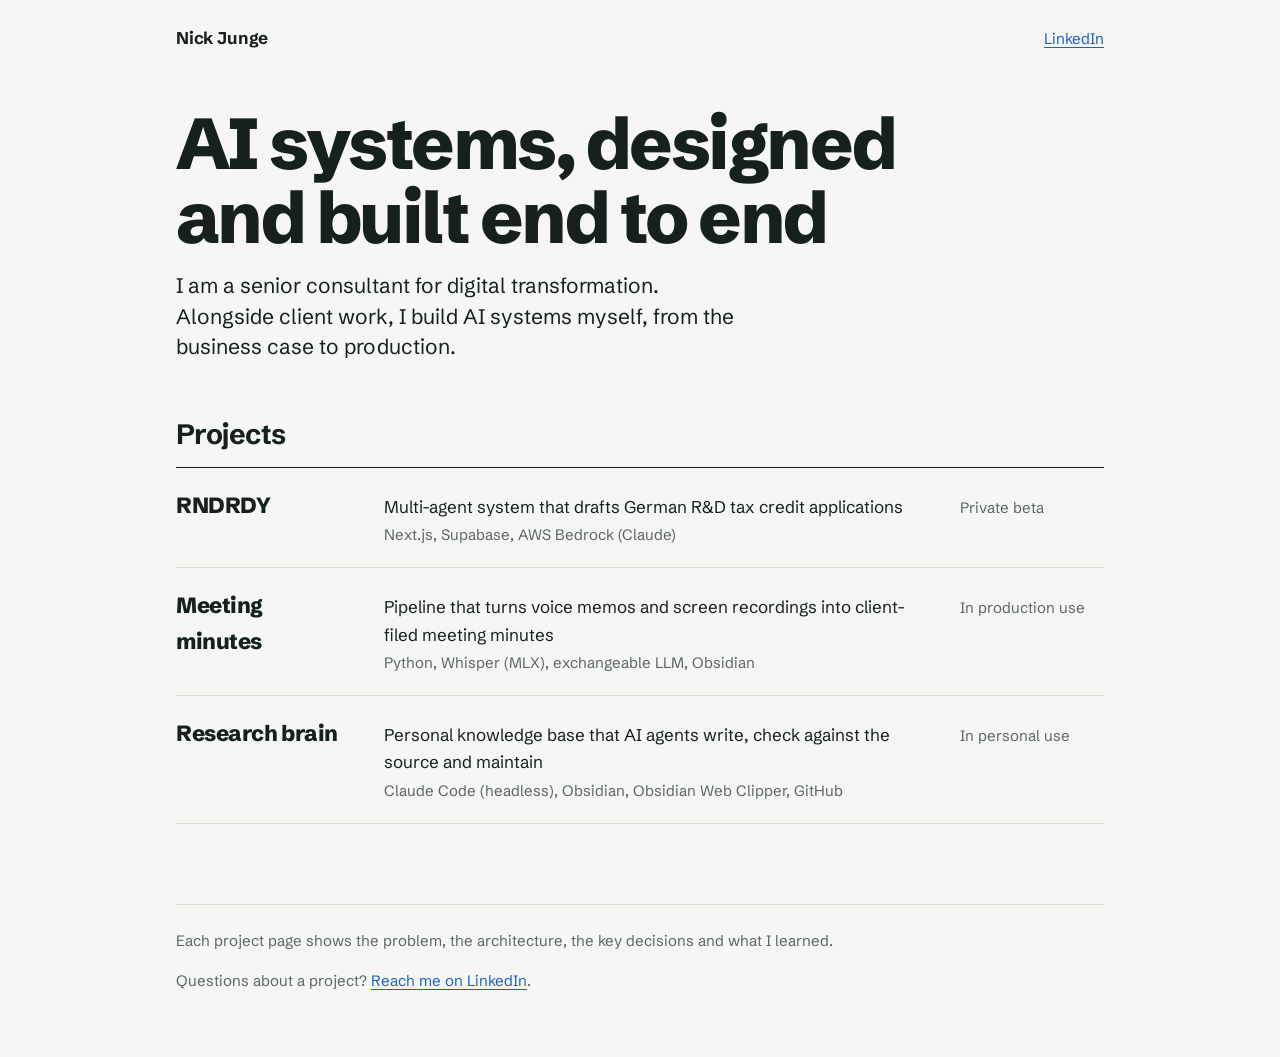
<file: index.html>
<!doctype html>
<html lang="en">
<head>
  <meta charset="utf-8">
  <meta name="viewport" content="width=device-width, initial-scale=1">
  <title>Nick Junge AI projects</title>
  <meta name="description" content="AI systems designed and built by Nick Junge, senior consultant for digital transformation.">
  <link rel="preconnect" href="https://fonts.googleapis.com">
  <link rel="preconnect" href="https://fonts.gstatic.com" crossorigin>
  <link href="https://fonts.googleapis.com/css2?family=Schibsted+Grotesk:wght@400;600;700;800&display=swap" rel="stylesheet">
  <link rel="stylesheet" href="assets/style.css">
</head>
<body>
<div class="wrap">

  <header class="site-head">
    <a class="home" href="index.html">Nick Junge</a>
    <nav>
      <a href="https://www.linkedin.com/in/nick-junge/">LinkedIn</a>
    </nav>
  </header>

  <main>
    <h1>AI systems, designed and built end to end</h1>
    <p class="lede">I am a senior consultant for digital transformation. Alongside client work, I build AI systems myself, from the business case to production.</p>

    <h2 id="projects">Projects</h2>
    <ul class="projects">
      <li>
        <a href="projects/rndrdy.html">
          <span class="name">RNDRDY</span>
          <span class="what">Multi-agent system that drafts German R&amp;D tax credit applications<span class="stack">Next.js, Supabase, AWS Bedrock (Claude)</span></span>
          <span class="status">Private beta</span>
        </a>
      </li>
      <li>
        <a href="projects/meeting-minutes.html">
          <span class="name">Meeting minutes</span>
          <span class="what">Pipeline that turns voice memos and screen recordings into client-filed meeting minutes<span class="stack">Python, Whisper (MLX), exchangeable LLM, Obsidian</span></span>
          <span class="status">In production use</span>
        </a>
      </li>
      <li>
        <a href="projects/research-brain.html">
          <span class="name">Research brain</span>
          <span class="what">Personal knowledge base that AI agents write, check against the source and maintain<span class="stack">Claude Code (headless), Obsidian, Obsidian Web Clipper, GitHub</span></span>
          <span class="status">In personal use</span>
        </a>
      </li>
      <!-- Next project: copy projects/_template.html, then copy this block and uncomment it.
      <li>
        <a href="projects/news-agent.html">
          <span class="name">News agent</span>
          <span class="what">Daily news briefing agent<span class="stack">Stack here</span></span>
          <span class="status">In use daily</span>
        </a>
      </li>
      -->
    </ul>
  </main>

  <footer class="site-foot">
    <p>Each project page shows the problem, the architecture, the key decisions and what I learned.</p>
    <p>Questions about a project? <a href="https://www.linkedin.com/in/nick-junge/">Reach me on LinkedIn</a>.</p>
  </footer>

</div>
</body>
</html>
</file>
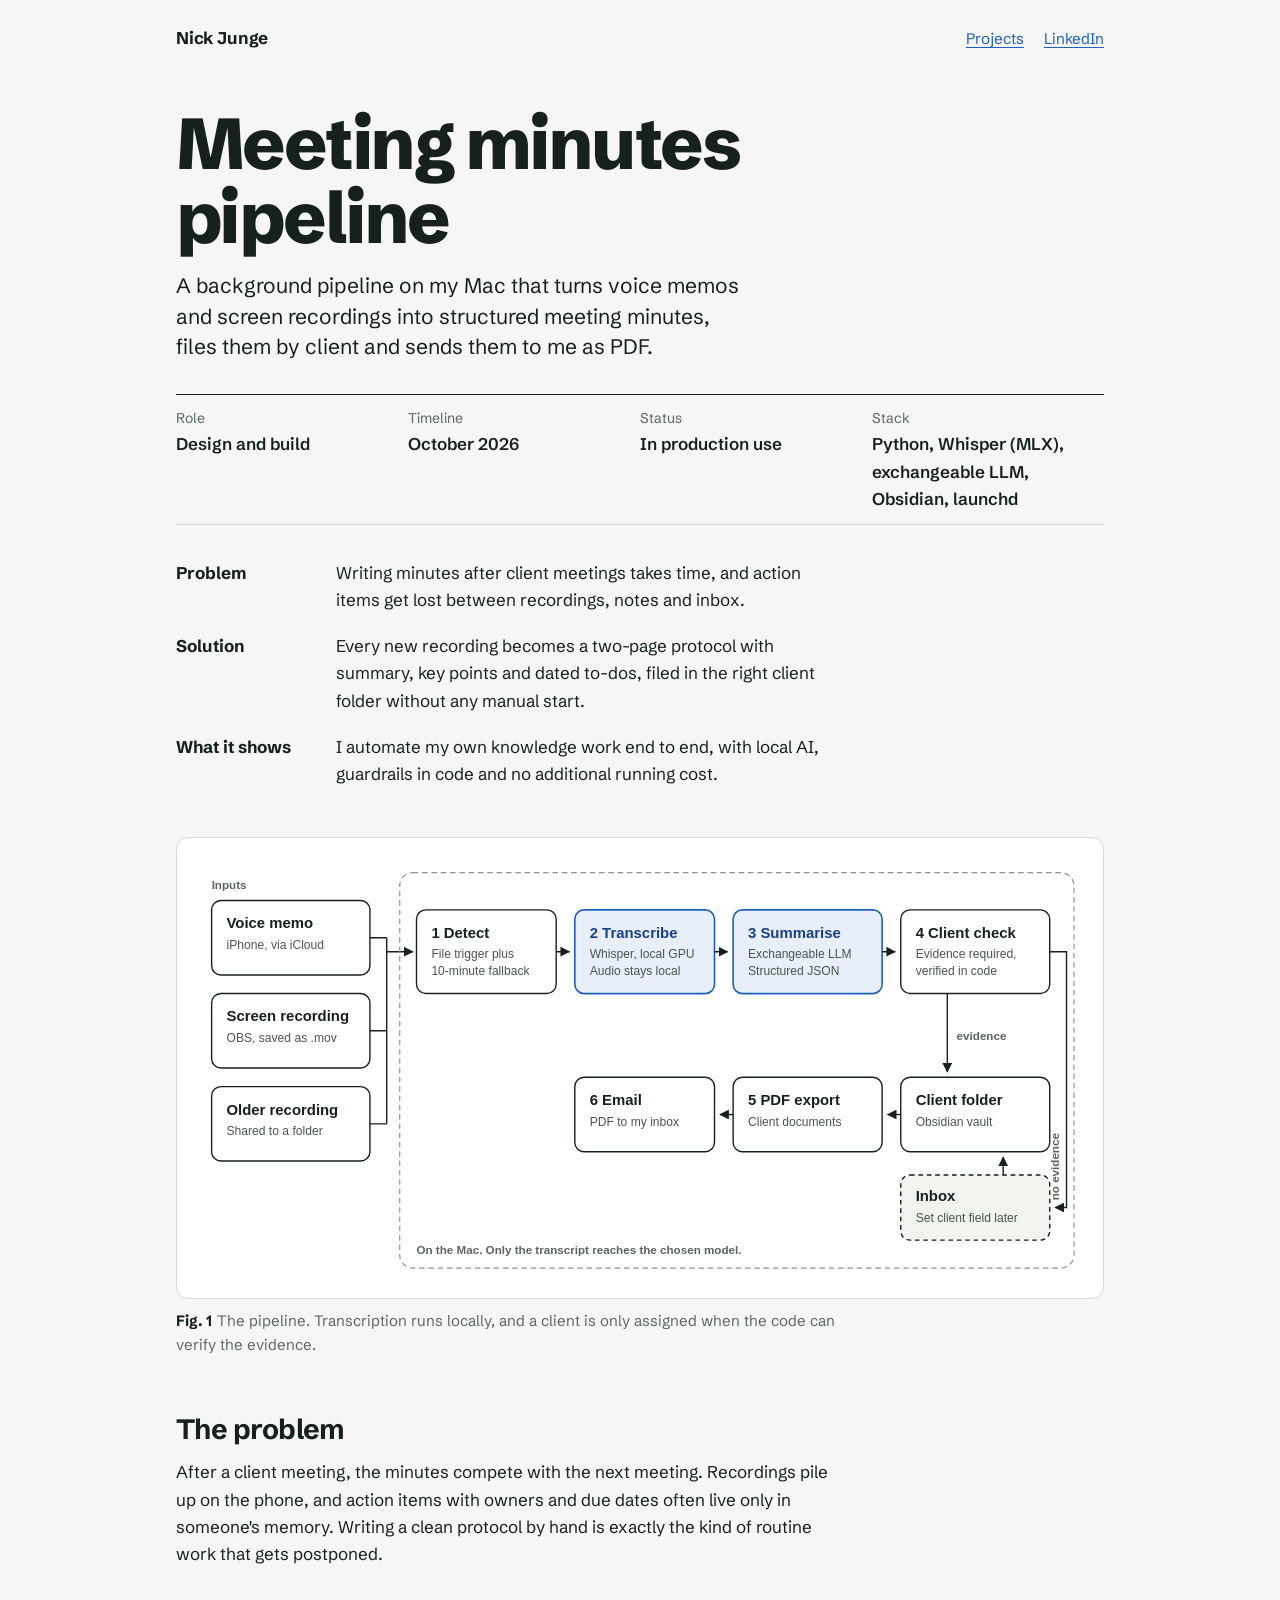
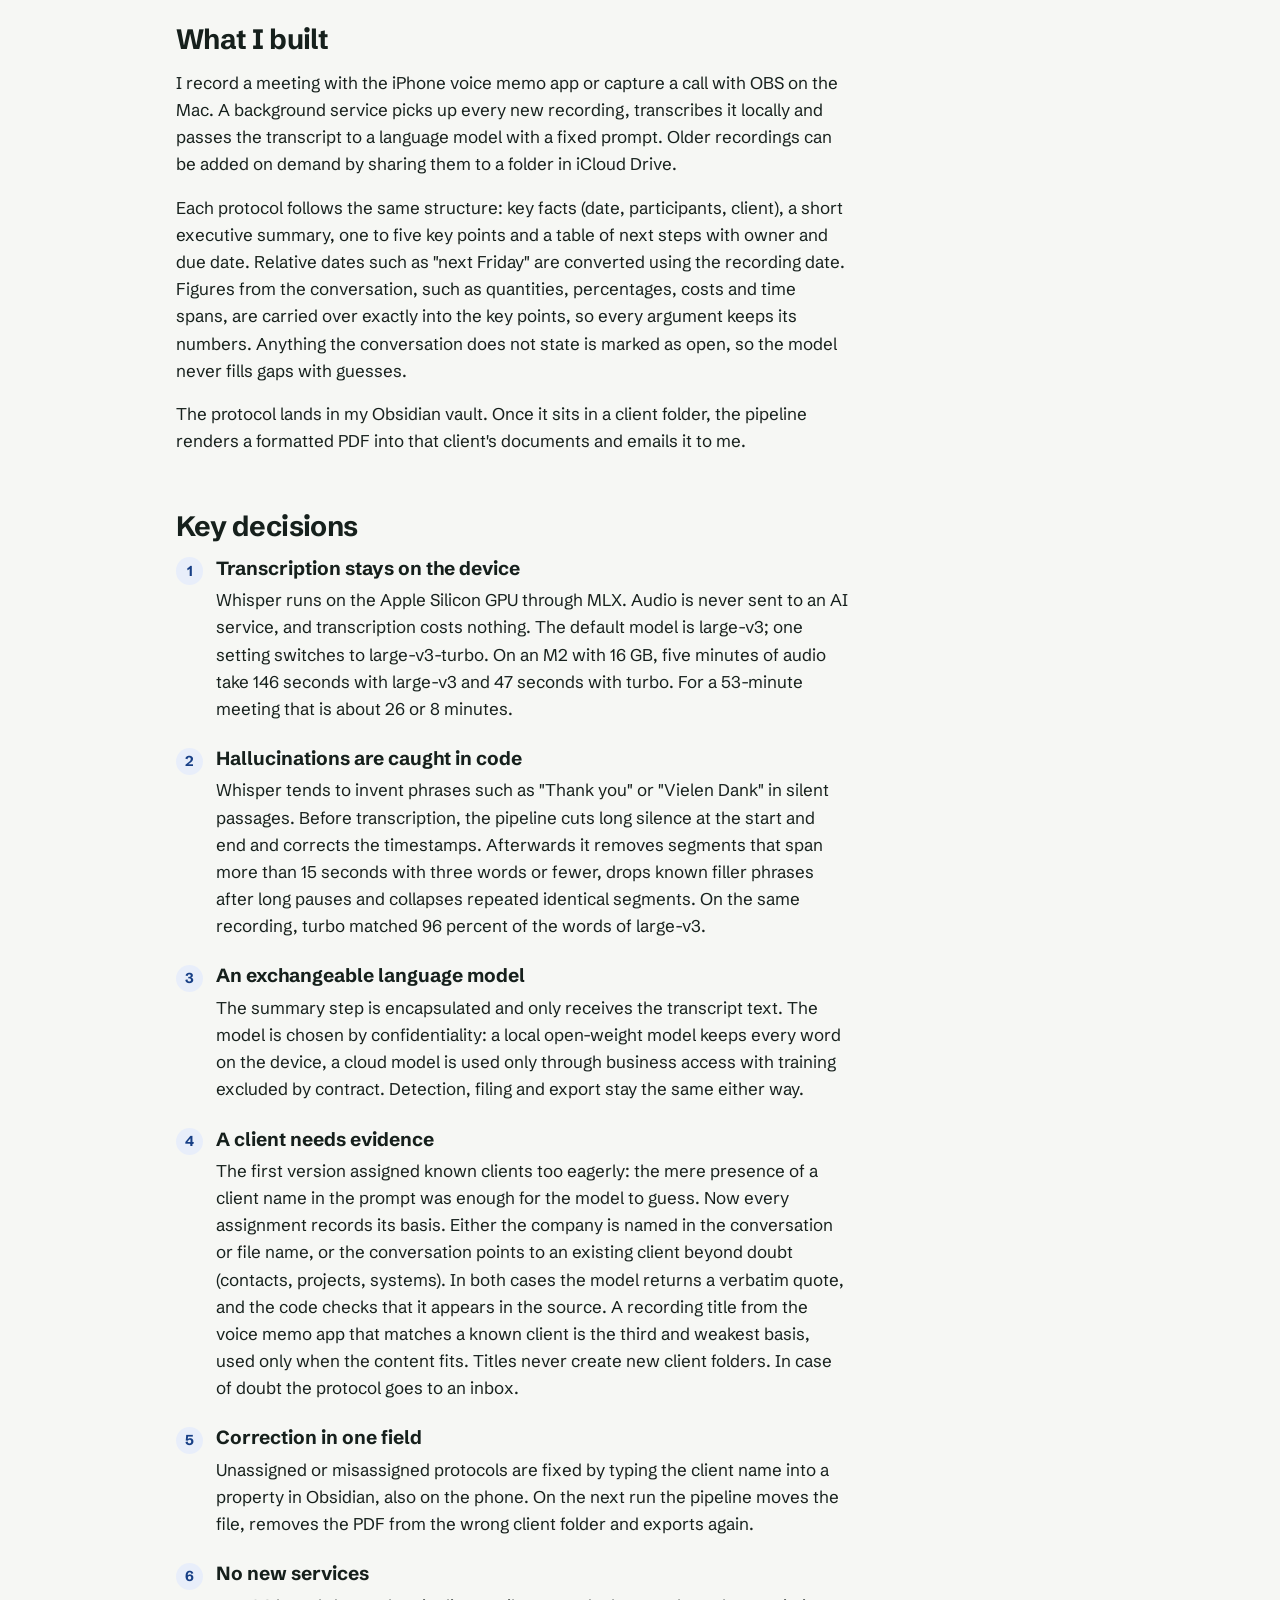
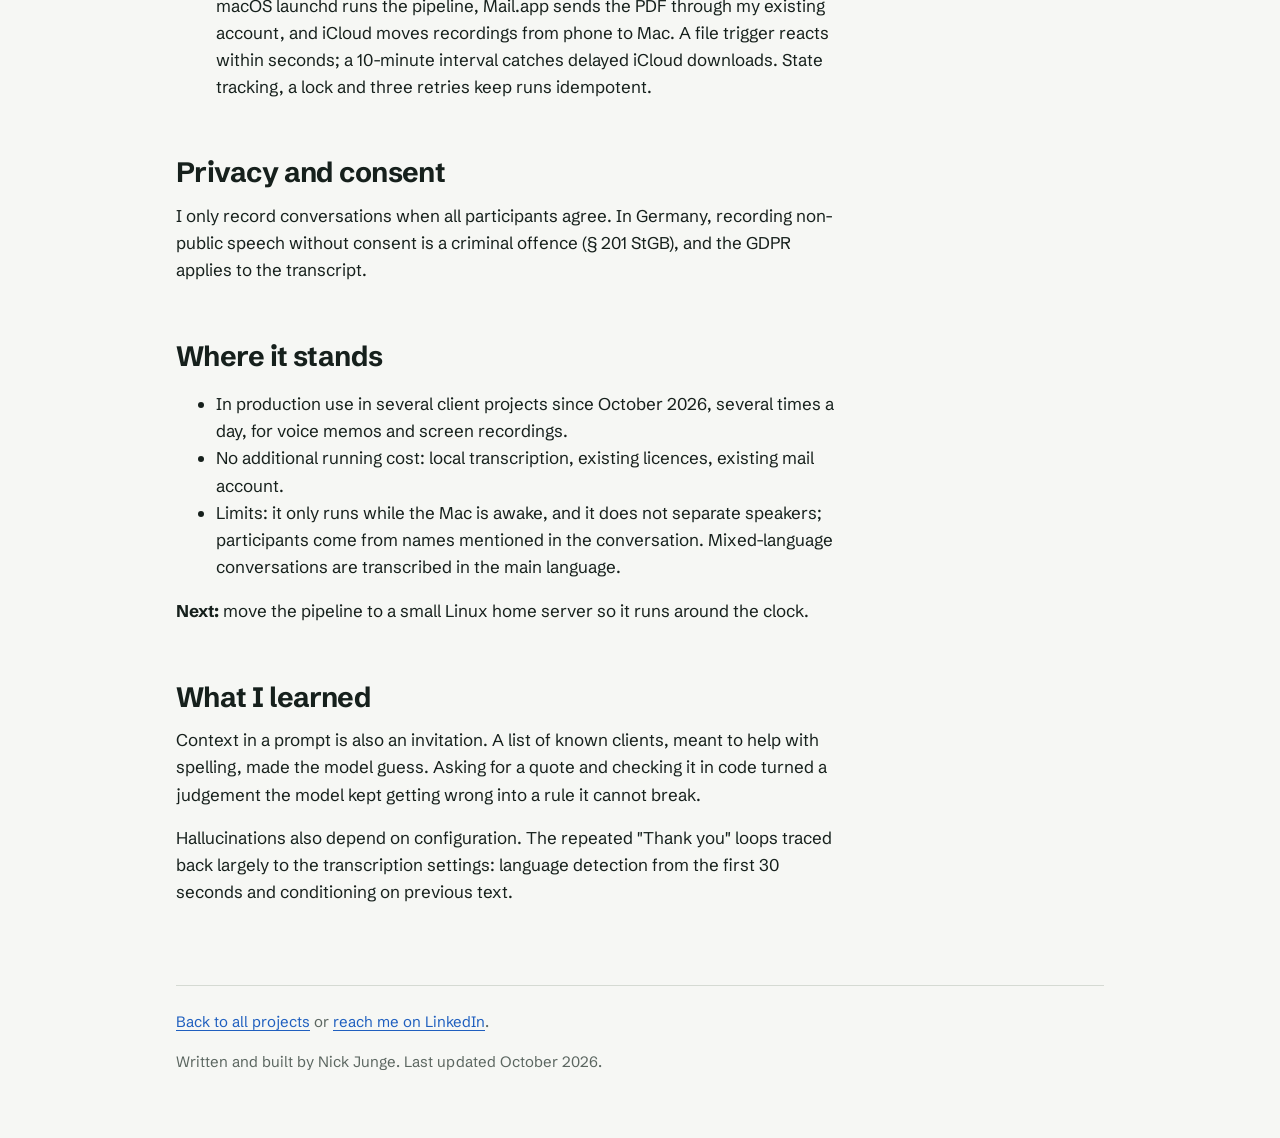
<file: projects/meeting-minutes.html>
<!doctype html>
<html lang="en">
<head>
  <meta charset="utf-8">
  <meta name="viewport" content="width=device-width, initial-scale=1">
  <title>Meeting minutes pipeline case study</title>
  <meta name="description" content="A background pipeline that turns voice memos and screen recordings into structured meeting minutes, files them by client and sends them as PDF. Case study by Nick Junge.">
  <link rel="preconnect" href="https://fonts.googleapis.com">
  <link rel="preconnect" href="https://fonts.gstatic.com" crossorigin>
  <link href="https://fonts.googleapis.com/css2?family=Schibsted+Grotesk:wght@400;600;700;800&display=swap" rel="stylesheet">
  <link rel="stylesheet" href="../assets/style.css">
</head>
<body>
<div class="wrap">

  <header class="site-head">
    <a class="home" href="../index.html">Nick Junge</a>
    <nav><a href="../index.html#projects">Projects</a><a href="https://www.linkedin.com/in/nick-junge/">LinkedIn</a></nav>
  </header>

  <main>
    <h1>Meeting minutes pipeline</h1>
    <p class="lede">A background pipeline on my Mac that turns voice memos and screen recordings into structured meeting minutes, files them by client and sends them to me as PDF.</p>

    <dl class="facts">
      <div><dt>Role</dt><dd>Design and build</dd></div>
      <div><dt>Timeline</dt><dd>October 2026</dd></div>
      <div><dt>Status</dt><dd>In production use</dd></div>
      <div><dt>Stack</dt><dd>Python, Whisper (MLX), exchangeable LLM, Obsidian, launchd</dd></div>
    </dl>

    <dl class="summary">
      <div><dt>Problem</dt><dd>Writing minutes after client meetings takes time, and action items get lost between recordings, notes and inbox.</dd></div>
      <div><dt>Solution</dt><dd>Every new recording becomes a two-page protocol with summary, key points and dated to-dos, filed in the right client folder without any manual start.</dd></div>
      <div><dt>What it shows</dt><dd>I automate my own knowledge work end to end, with local AI, guardrails in code and no additional running cost.</dd></div>
    </dl>

    <figure>
      <div class="plate"><img src="../assets/diagrams/meeting-minutes-pipeline.svg" alt="Pipeline: voice memos from the iPhone, screen recordings and older recordings feed a background service on the Mac. It detects new files, transcribes them locally with Whisper, summarises them with an exchangeable language model and checks the client against verifiable evidence. With evidence the minutes go to the client folder, then to a PDF and an email. Without evidence they go to an inbox for later assignment." width="960" height="460"></div>
      <figcaption><b>Fig. 1</b>The pipeline. Transcription runs locally, and a client is only assigned when the code can verify the evidence. <span class="scroll-hint">Swipe to see the full diagram.</span></figcaption>
    </figure>

    <section class="prose">
      <h2>The problem</h2>
      <p>After a client meeting, the minutes compete with the next meeting. Recordings pile up on the phone, and action items with owners and due dates often live only in someone's memory. Writing a clean protocol by hand is exactly the kind of routine work that gets postponed.</p>

      <h2>What I built</h2>
      <p>I record a meeting with the iPhone voice memo app or capture a call with OBS on the Mac. A background service picks up every new recording, transcribes it locally and passes the transcript to a language model with a fixed prompt. Older recordings can be added on demand by sharing them to a folder in iCloud Drive.</p>
      <p>Each protocol follows the same structure: key facts (date, participants, client), a short executive summary, one to five key points and a table of next steps with owner and due date. Relative dates such as "next Friday" are converted using the recording date. Figures from the conversation, such as quantities, percentages, costs and time spans, are carried over exactly into the key points, so every argument keeps its numbers. Anything the conversation does not state is marked as open, so the model never fills gaps with guesses.</p>
      <p>The protocol lands in my Obsidian vault. Once it sits in a client folder, the pipeline renders a formatted PDF into that client's documents and emails it to me.</p>
    </section>

    <h2>Key decisions</h2>
    <ol class="decisions">
      <li>
        <h3>Transcription stays on the device</h3>
        <p>Whisper runs on the Apple Silicon GPU through MLX. Audio is never sent to an AI service, and transcription costs nothing. The default model is large-v3; one setting switches to large-v3-turbo. On an M2 with 16 GB, five minutes of audio take 146 seconds with large-v3 and 47 seconds with turbo. For a 53-minute meeting that is about 26 or 8 minutes.</p>
      </li>
      <li>
        <h3>Hallucinations are caught in code</h3>
        <p>Whisper tends to invent phrases such as "Thank you" or "Vielen Dank" in silent passages. Before transcription, the pipeline cuts long silence at the start and end and corrects the timestamps. Afterwards it removes segments that span more than 15 seconds with three words or fewer, drops known filler phrases after long pauses and collapses repeated identical segments. On the same recording, turbo matched 96 percent of the words of large-v3.</p>
      </li>
      <li>
        <h3>An exchangeable language model</h3>
        <p>The summary step is encapsulated and only receives the transcript text. The model is chosen by confidentiality: a local open-weight model keeps every word on the device, a cloud model is used only through business access with training excluded by contract. Detection, filing and export stay the same either way.</p>
      </li>
      <li>
        <h3>A client needs evidence</h3>
        <p>The first version assigned known clients too eagerly: the mere presence of a client name in the prompt was enough for the model to guess. Now every assignment records its basis. Either the company is named in the conversation or file name, or the conversation points to an existing client beyond doubt (contacts, projects, systems). In both cases the model returns a verbatim quote, and the code checks that it appears in the source. A recording title from the voice memo app that matches a known client is the third and weakest basis, used only when the content fits. Titles never create new client folders. In case of doubt the protocol goes to an inbox.</p>
      </li>
      <li>
        <h3>Correction in one field</h3>
        <p>Unassigned or misassigned protocols are fixed by typing the client name into a property in Obsidian, also on the phone. On the next run the pipeline moves the file, removes the PDF from the wrong client folder and exports again.</p>
      </li>
      <li>
        <h3>No new services</h3>
        <p>macOS launchd runs the pipeline, Mail.app sends the PDF through my existing account, and iCloud moves recordings from phone to Mac. A file trigger reacts within seconds; a 10-minute interval catches delayed iCloud downloads. State tracking, a lock and three retries keep runs idempotent.</p>
      </li>
    </ol>

    <section class="prose">
      <h2>Privacy and consent</h2>
      <p>I only record conversations when all participants agree. In Germany, recording non-public speech without consent is a criminal offence (§ 201 StGB), and the GDPR applies to the transcript.</p>

      <h2>Where it stands</h2>
      <ul>
        <li>In production use in several client projects since October 2026, several times a day, for voice memos and screen recordings.</li>
        <li>No additional running cost: local transcription, existing licences, existing mail account.</li>
        <li>Limits: it only runs while the Mac is awake, and it does not separate speakers; participants come from names mentioned in the conversation. Mixed-language conversations are transcribed in the main language.</li>
      </ul>
      <p><b>Next:</b> move the pipeline to a small Linux home server so it runs around the clock.</p>

      <h2>What I learned</h2>
      <p>Context in a prompt is also an invitation. A list of known clients, meant to help with spelling, made the model guess. Asking for a quote and checking it in code turned a judgement the model kept getting wrong into a rule it cannot break.</p>
      <p>Hallucinations also depend on configuration. The repeated "Thank you" loops traced back largely to the transcription settings: language detection from the first 30 seconds and conditioning on previous text.</p>
    </section>
  </main>

  <footer class="site-foot">
    <p><a href="../index.html">Back to all projects</a> or <a href="https://www.linkedin.com/in/nick-junge/">reach me on LinkedIn</a>.</p>
    <p>Written and built by Nick Junge. Last updated October 2026.</p>
  </footer>

</div>
</body>
</html>
</file>
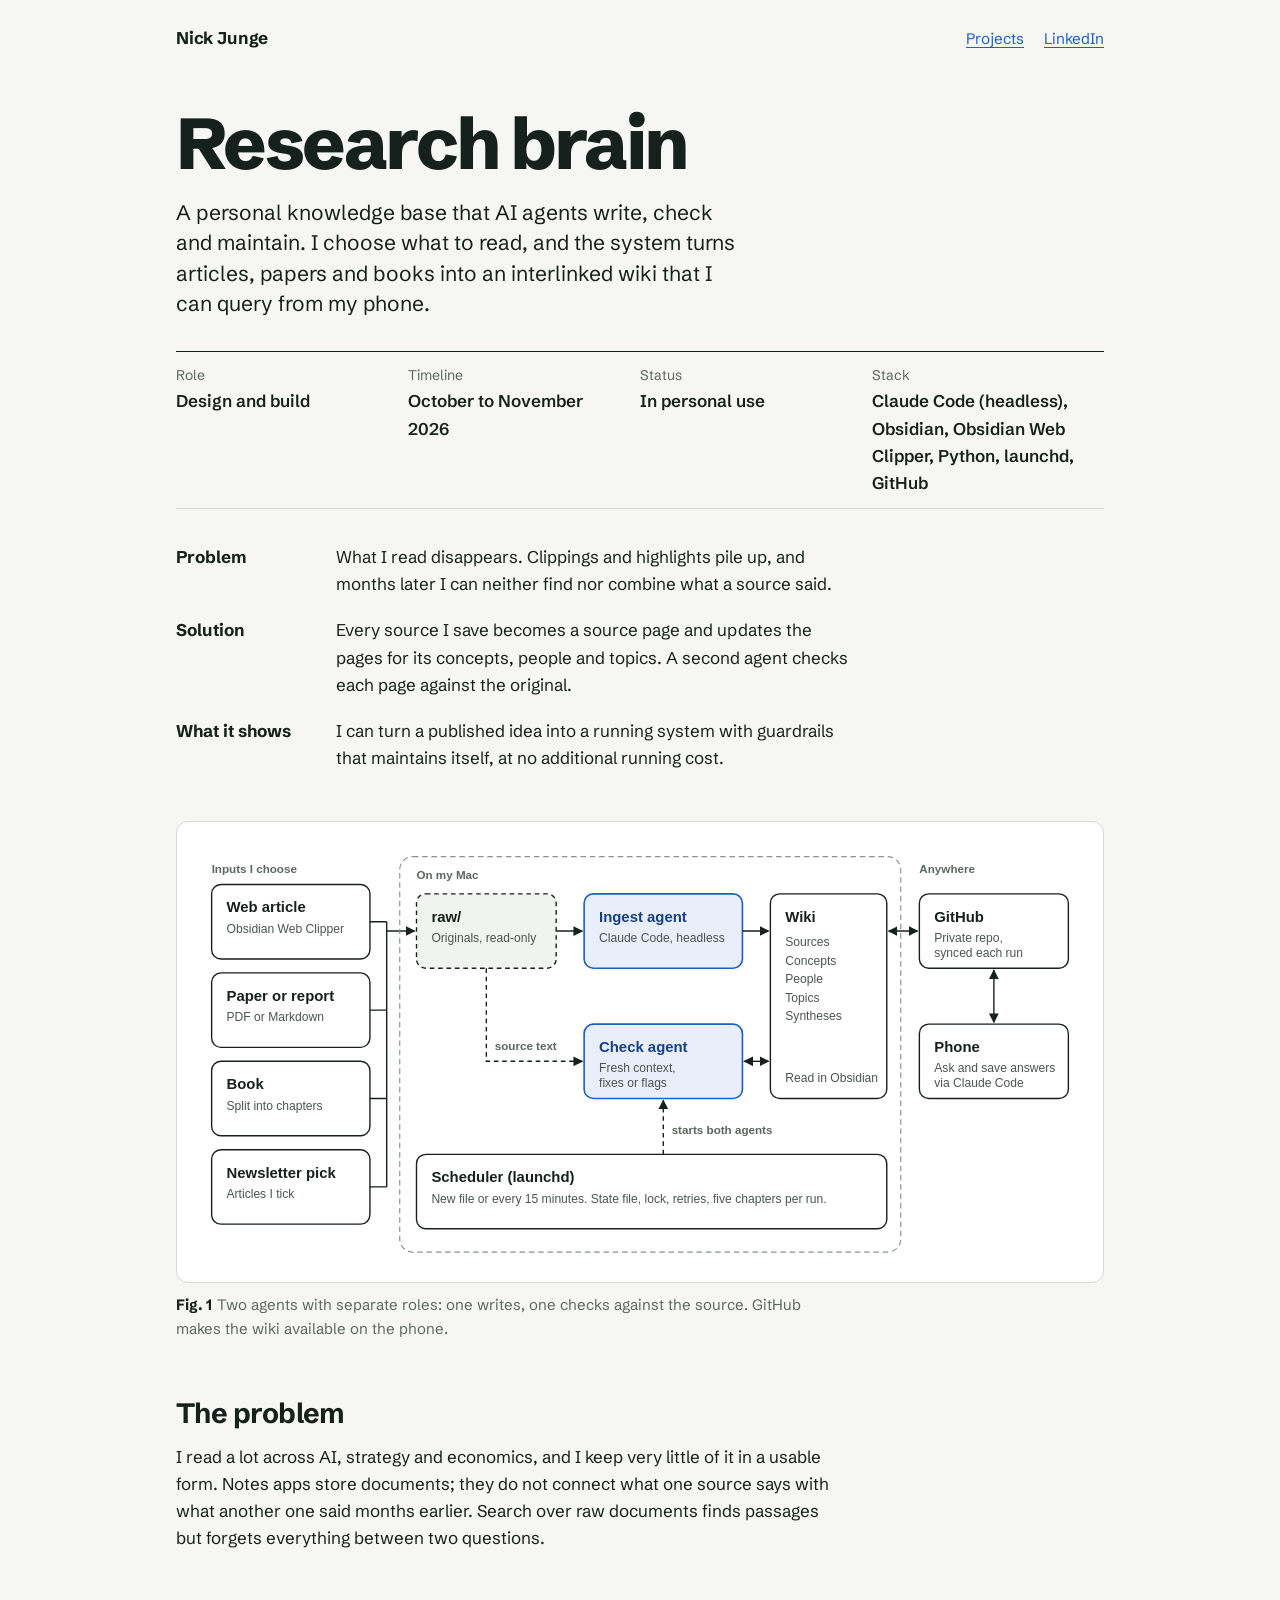
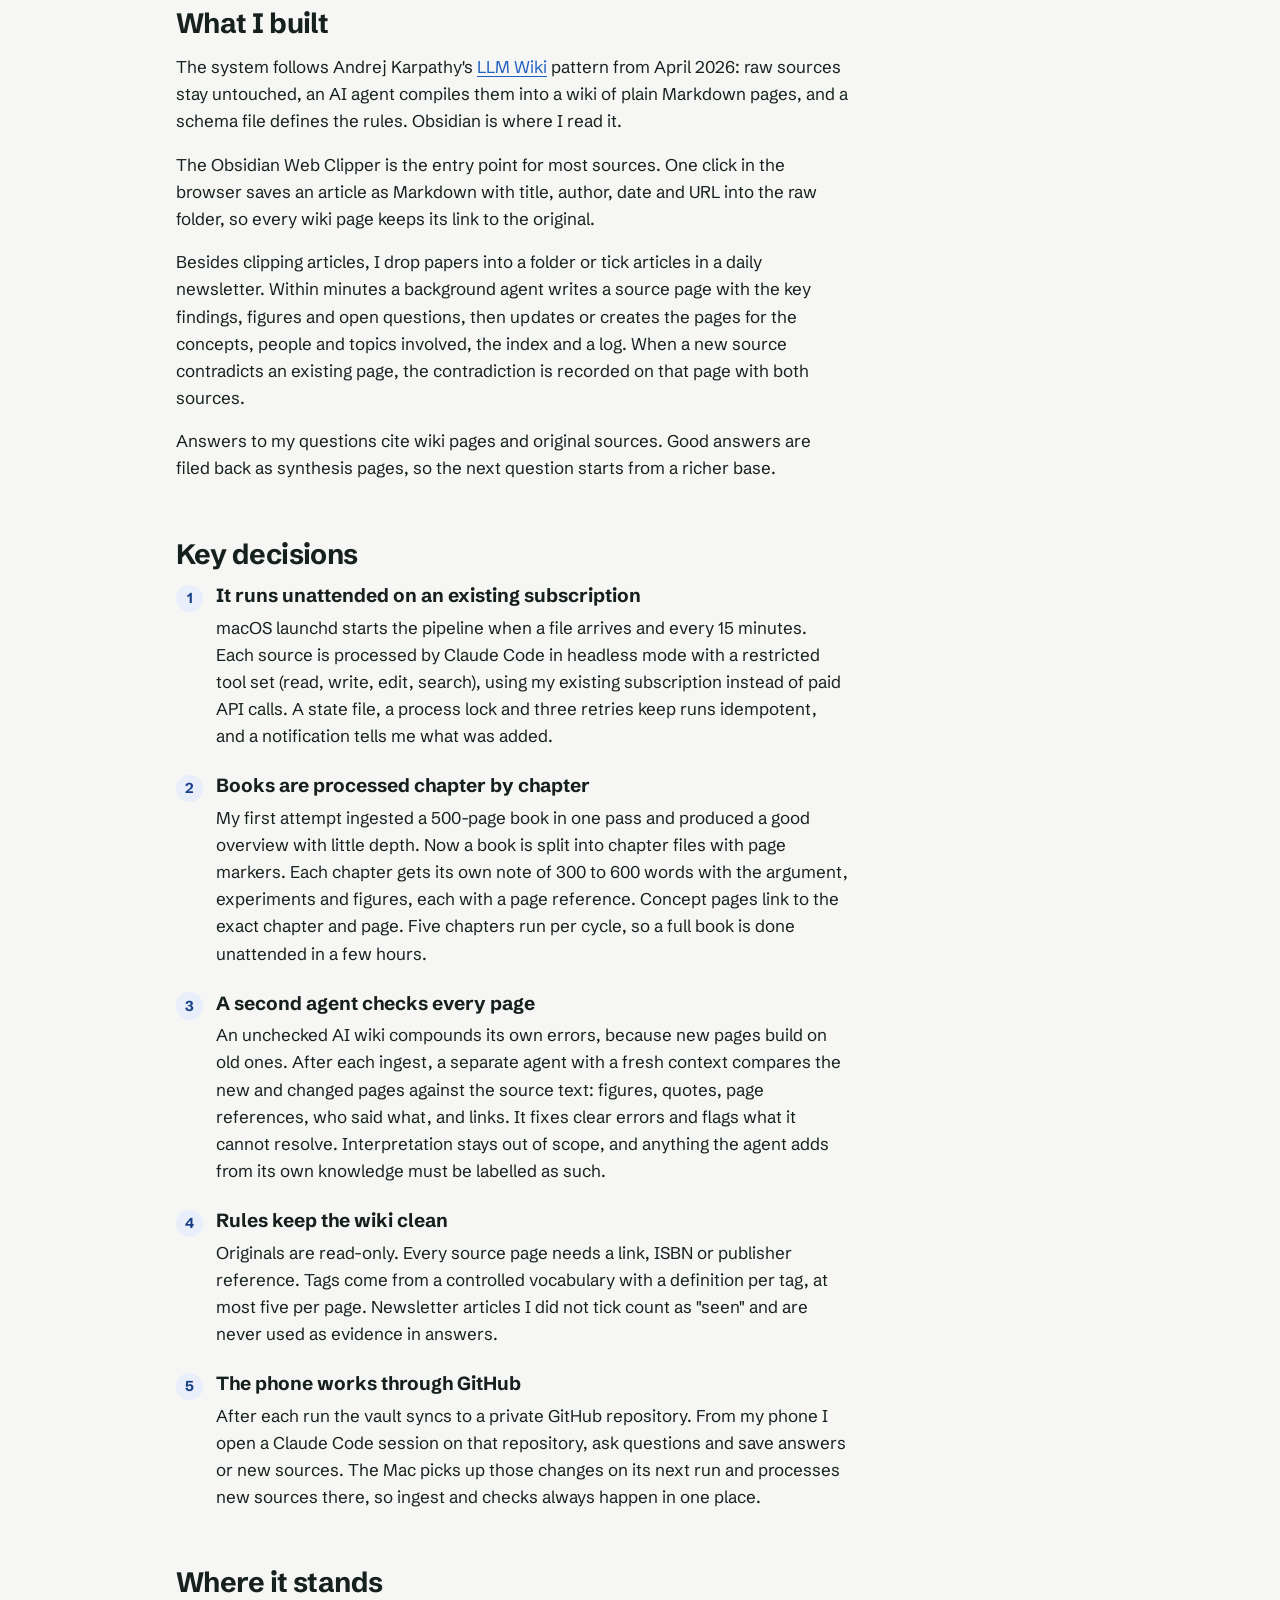
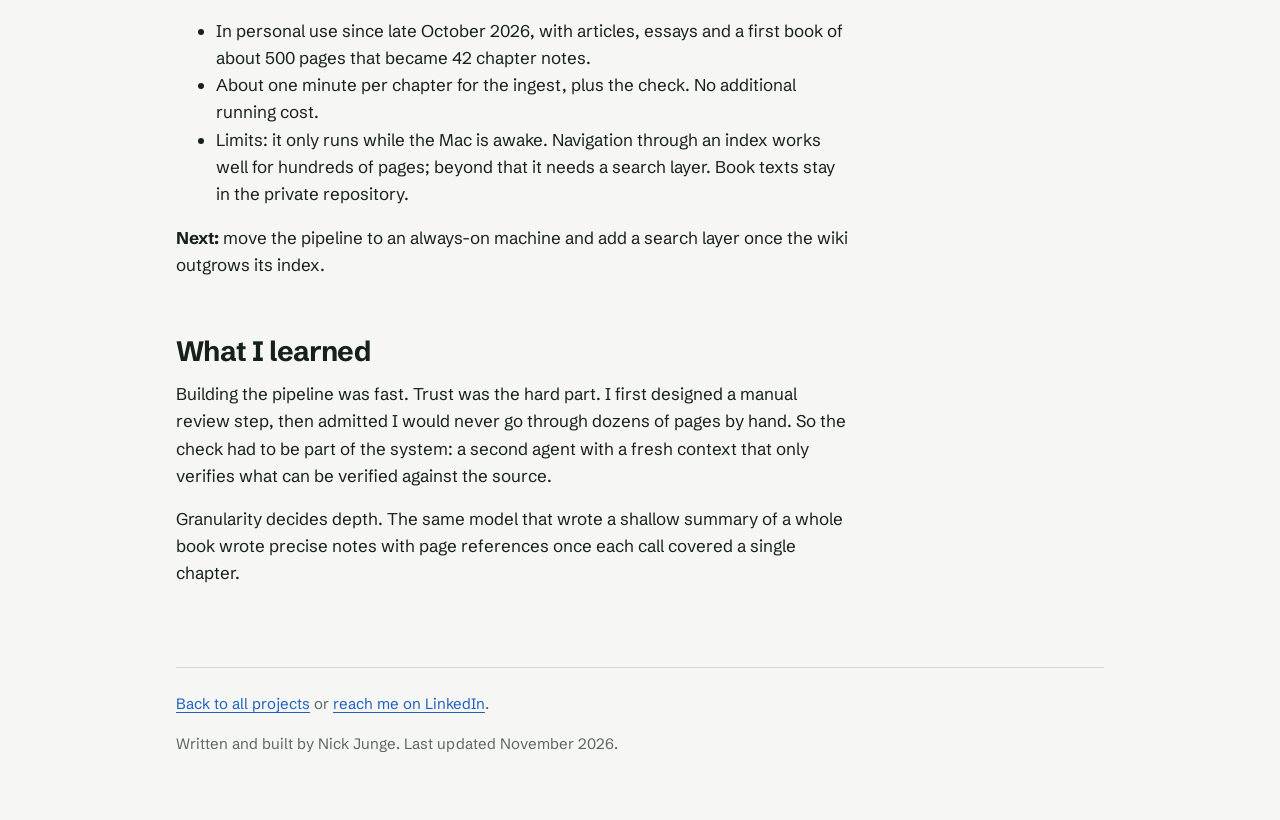
<file: projects/research-brain.html>
<!doctype html>
<html lang="en">
<head>
  <meta charset="utf-8">
  <meta name="viewport" content="width=device-width, initial-scale=1">
  <title>Research brain case study</title>
  <meta name="description" content="A personal knowledge base that AI agents write, check and maintain, built on the LLM Wiki pattern. Case study by Nick Junge.">
  <link rel="preconnect" href="https://fonts.googleapis.com">
  <link rel="preconnect" href="https://fonts.gstatic.com" crossorigin>
  <link href="https://fonts.googleapis.com/css2?family=Schibsted+Grotesk:wght@400;600;700;800&display=swap" rel="stylesheet">
  <link rel="stylesheet" href="../assets/style.css">
</head>
<body>
<div class="wrap">

  <header class="site-head">
    <a class="home" href="../index.html">Nick Junge</a>
    <nav><a href="../index.html#projects">Projects</a><a href="https://www.linkedin.com/in/nick-junge/">LinkedIn</a></nav>
  </header>

  <main>
    <h1>Research brain</h1>
    <p class="lede">A personal knowledge base that AI agents write, check and maintain. I choose what to read, and the system turns articles, papers and books into an interlinked wiki that I can query from my phone.</p>

    <dl class="facts">
      <div><dt>Role</dt><dd>Design and build</dd></div>
      <div><dt>Timeline</dt><dd>October to November 2026</dd></div>
      <div><dt>Status</dt><dd>In personal use</dd></div>
      <div><dt>Stack</dt><dd>Claude Code (headless), Obsidian, Obsidian Web Clipper, Python, launchd, GitHub</dd></div>
    </dl>

    <dl class="summary">
      <div><dt>Problem</dt><dd>What I read disappears. Clippings and highlights pile up, and months later I can neither find nor combine what a source said.</dd></div>
      <div><dt>Solution</dt><dd>Every source I save becomes a source page and updates the pages for its concepts, people and topics. A second agent checks each page against the original.</dd></div>
      <div><dt>What it shows</dt><dd>I can turn a published idea into a running system with guardrails that maintains itself, at no additional running cost.</dd></div>
    </dl>

    <figure>
      <div class="plate"><img src="../assets/diagrams/research-brain-architecture.svg" alt="Architecture: web articles, papers, books split into chapters and newsletter picks land in a read-only raw folder on the Mac. A scheduler starts an ingest agent that writes the wiki (sources, concepts, people, topics, syntheses) and a separate check agent that compares new pages against the source text. After each run the vault syncs to a private GitHub repository, which I can query from my phone through a Claude Code session." width="960" height="460"></div>
      <figcaption><b>Fig. 1</b>Two agents with separate roles: one writes, one checks against the source. GitHub makes the wiki available on the phone. <span class="scroll-hint">Swipe to see the full diagram.</span></figcaption>
    </figure>

    <section class="prose">
      <h2>The problem</h2>
      <p>I read a lot across AI, strategy and economics, and I keep very little of it in a usable form. Notes apps store documents; they do not connect what one source says with what another one said months earlier. Search over raw documents finds passages but forgets everything between two questions.</p>

      <h2>What I built</h2>
      <p>The system follows Andrej Karpathy's <a href="https://gist.github.com/karpathy/442a6bf555914893e9891c11519de94f">LLM Wiki</a> pattern from April 2026: raw sources stay untouched, an AI agent compiles them into a wiki of plain Markdown pages, and a schema file defines the rules. Obsidian is where I read it.</p>
      <p>The Obsidian Web Clipper is the entry point for most sources. One click in the browser saves an article as Markdown with title, author, date and URL into the raw folder, so every wiki page keeps its link to the original.</p>
      <p>Besides clipping articles, I drop papers into a folder or tick articles in a daily newsletter. Within minutes a background agent writes a source page with the key findings, figures and open questions, then updates or creates the pages for the concepts, people and topics involved, the index and a log. When a new source contradicts an existing page, the contradiction is recorded on that page with both sources.</p>
      <p>Answers to my questions cite wiki pages and original sources. Good answers are filed back as synthesis pages, so the next question starts from a richer base.</p>
    </section>

    <h2>Key decisions</h2>
    <ol class="decisions">
      <li>
        <h3>It runs unattended on an existing subscription</h3>
        <p>macOS launchd starts the pipeline when a file arrives and every 15 minutes. Each source is processed by Claude Code in headless mode with a restricted tool set (read, write, edit, search), using my existing subscription instead of paid API calls. A state file, a process lock and three retries keep runs idempotent, and a notification tells me what was added.</p>
      </li>
      <li>
        <h3>Books are processed chapter by chapter</h3>
        <p>My first attempt ingested a 500-page book in one pass and produced a good overview with little depth. Now a book is split into chapter files with page markers. Each chapter gets its own note of 300 to 600 words with the argument, experiments and figures, each with a page reference. Concept pages link to the exact chapter and page. Five chapters run per cycle, so a full book is done unattended in a few hours.</p>
      </li>
      <li>
        <h3>A second agent checks every page</h3>
        <p>An unchecked AI wiki compounds its own errors, because new pages build on old ones. After each ingest, a separate agent with a fresh context compares the new and changed pages against the source text: figures, quotes, page references, who said what, and links. It fixes clear errors and flags what it cannot resolve. Interpretation stays out of scope, and anything the agent adds from its own knowledge must be labelled as such.</p>
      </li>
      <li>
        <h3>Rules keep the wiki clean</h3>
        <p>Originals are read-only. Every source page needs a link, ISBN or publisher reference. Tags come from a controlled vocabulary with a definition per tag, at most five per page. Newsletter articles I did not tick count as "seen" and are never used as evidence in answers.</p>
      </li>
      <li>
        <h3>The phone works through GitHub</h3>
        <p>After each run the vault syncs to a private GitHub repository. From my phone I open a Claude Code session on that repository, ask questions and save answers or new sources. The Mac picks up those changes on its next run and processes new sources there, so ingest and checks always happen in one place.</p>
      </li>
    </ol>

    <section class="prose">
      <h2>Where it stands</h2>
      <ul>
        <li>In personal use since late October 2026, with articles, essays and a first book of about 500 pages that became 42 chapter notes.</li>
        <li>About one minute per chapter for the ingest, plus the check. No additional running cost.</li>
        <li>Limits: it only runs while the Mac is awake. Navigation through an index works well for hundreds of pages; beyond that it needs a search layer. Book texts stay in the private repository.</li>
      </ul>
      <p><b>Next:</b> move the pipeline to an always-on machine and add a search layer once the wiki outgrows its index.</p>

      <h2>What I learned</h2>
      <p>Building the pipeline was fast. Trust was the hard part. I first designed a manual review step, then admitted I would never go through dozens of pages by hand. So the check had to be part of the system: a second agent with a fresh context that only verifies what can be verified against the source.</p>
      <p>Granularity decides depth. The same model that wrote a shallow summary of a whole book wrote precise notes with page references once each call covered a single chapter.</p>
    </section>
  </main>

  <footer class="site-foot">
    <p><a href="../index.html">Back to all projects</a> or <a href="https://www.linkedin.com/in/nick-junge/">reach me on LinkedIn</a>.</p>
    <p>Written and built by Nick Junge. Last updated November 2026.</p>
  </footer>

</div>
</body>
</html>
</file>
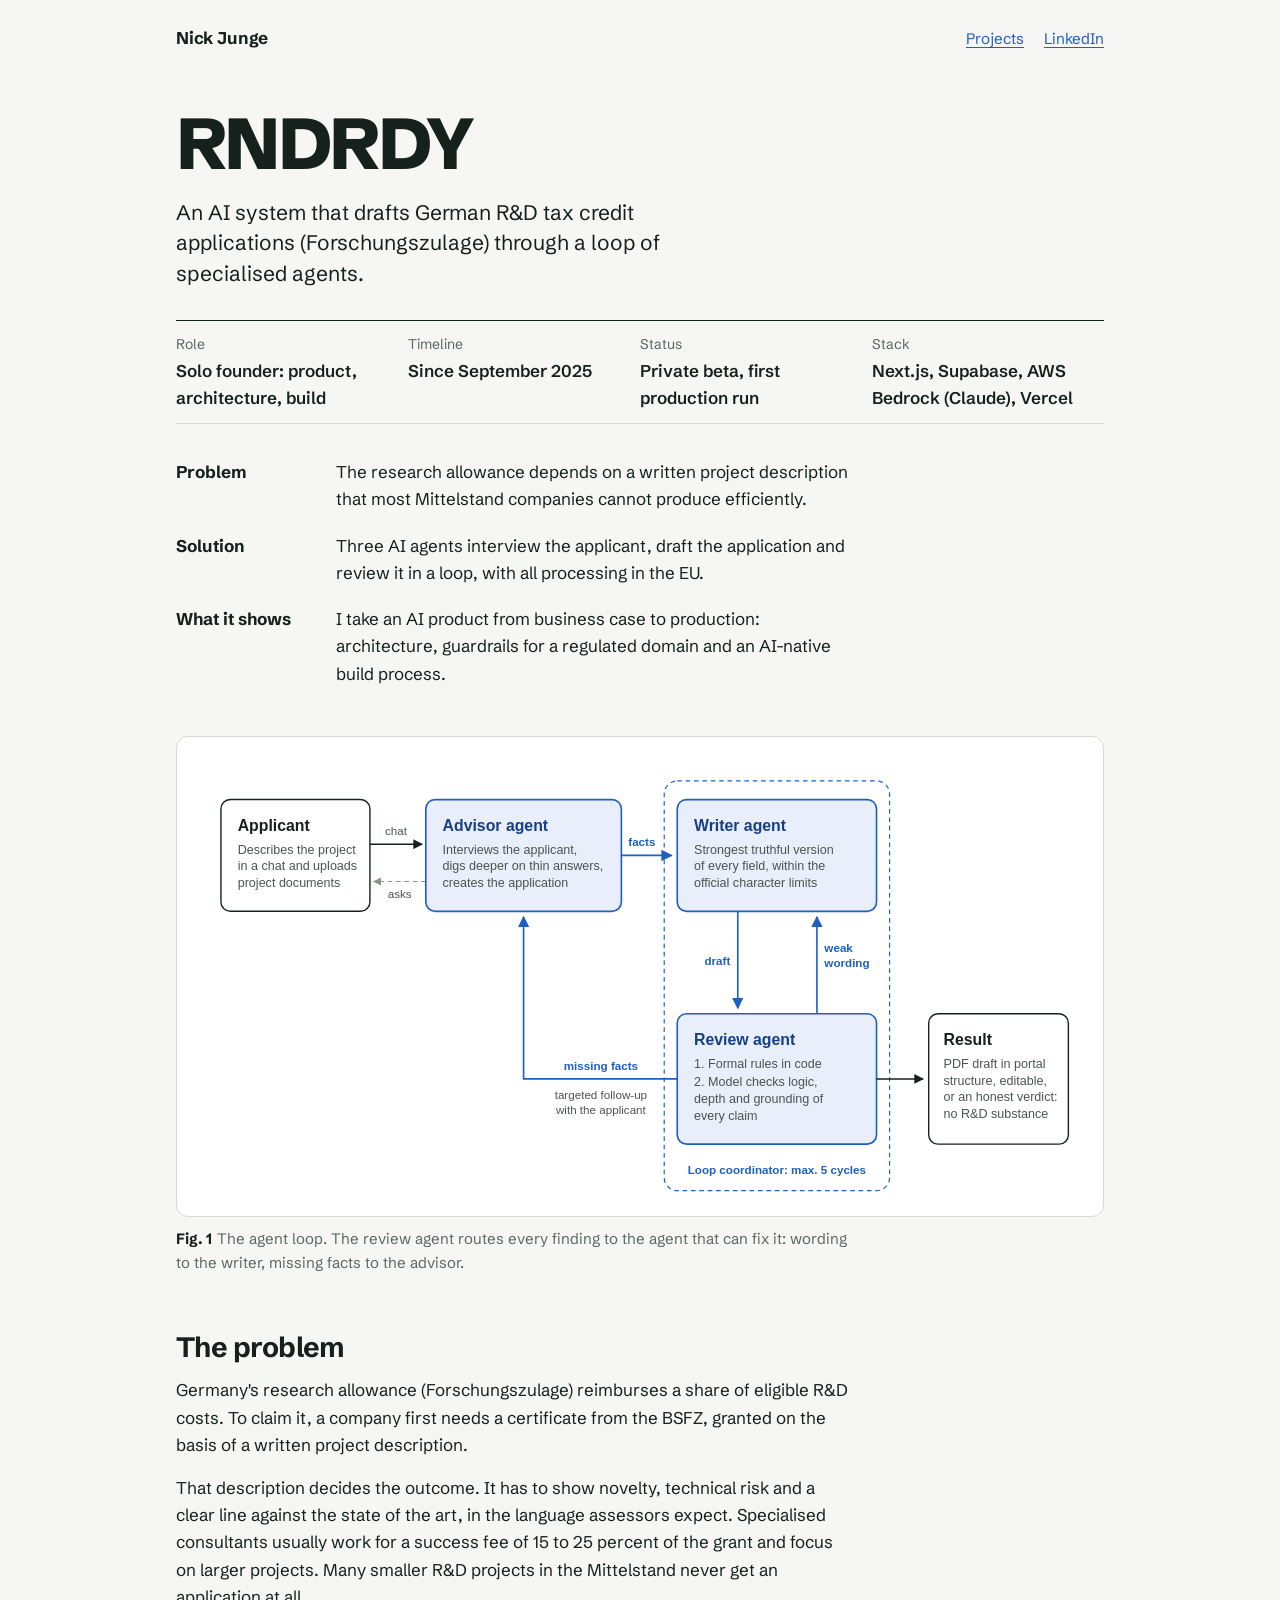
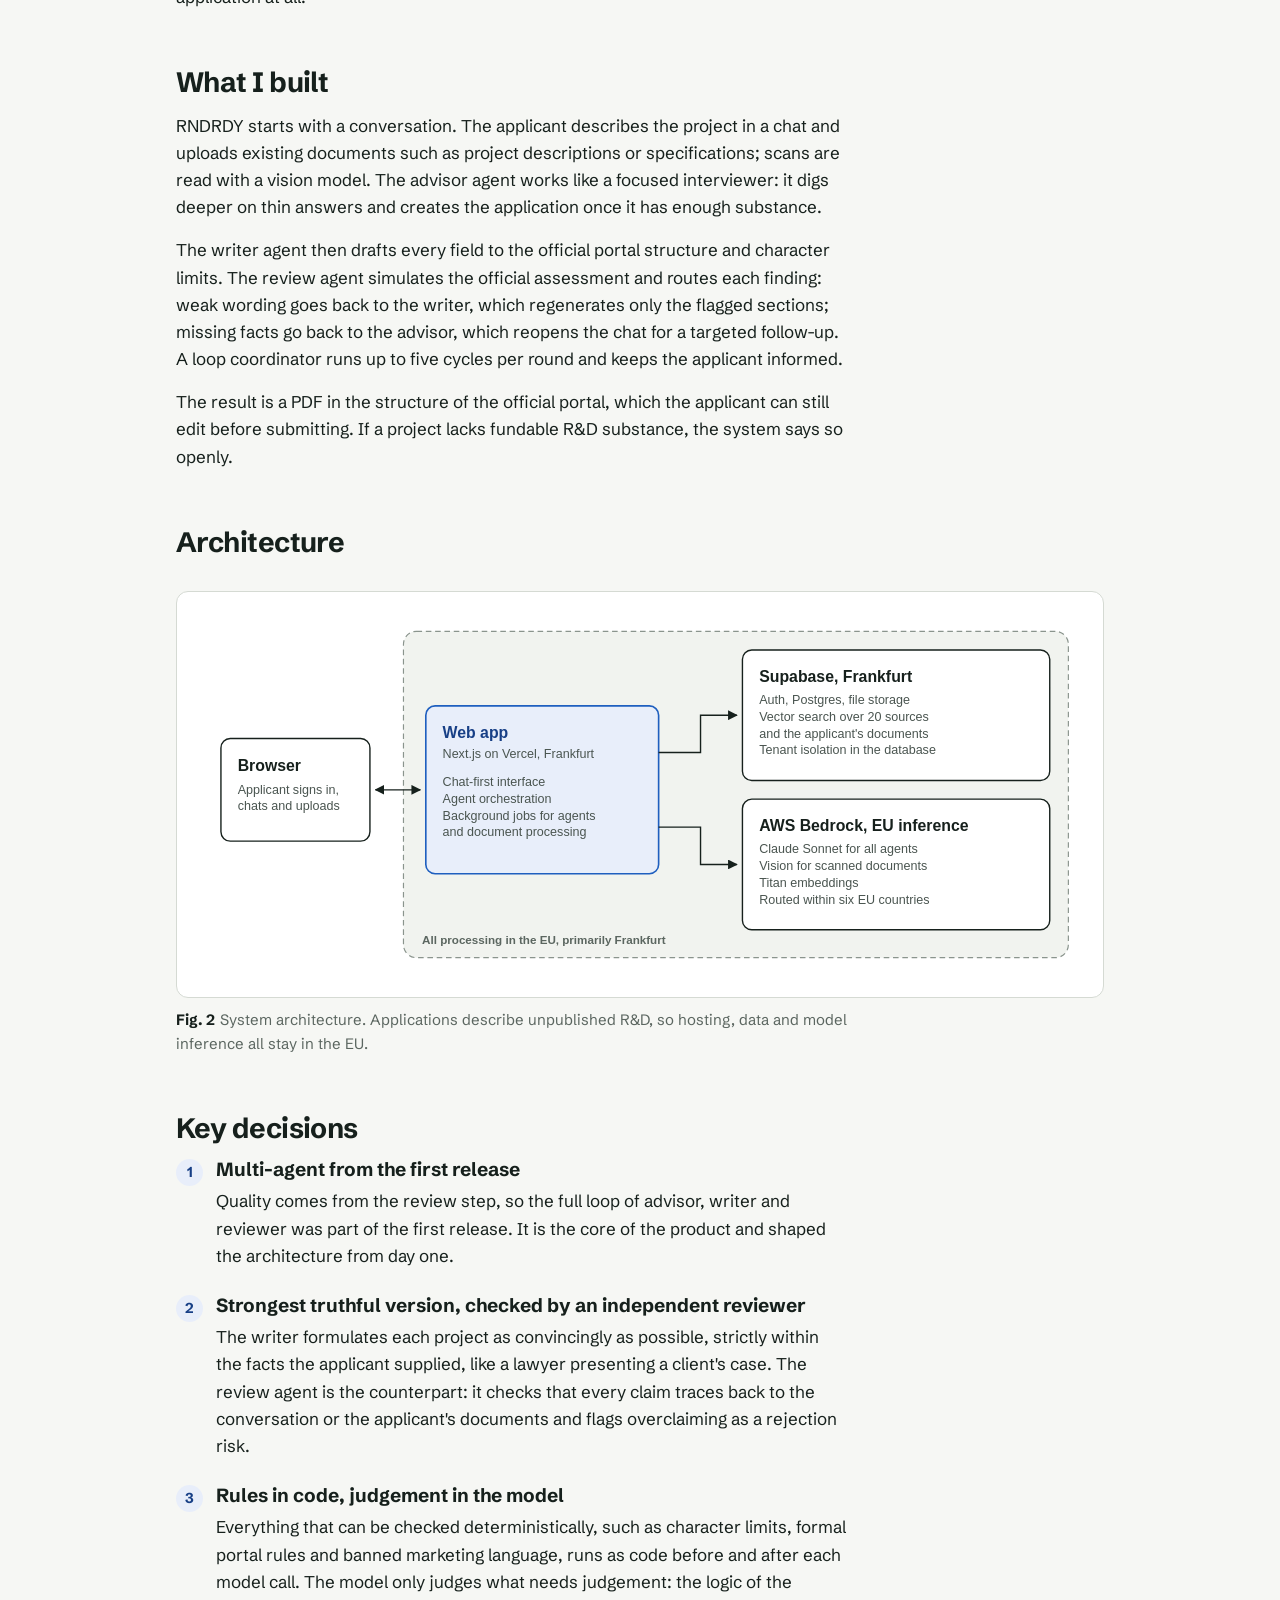
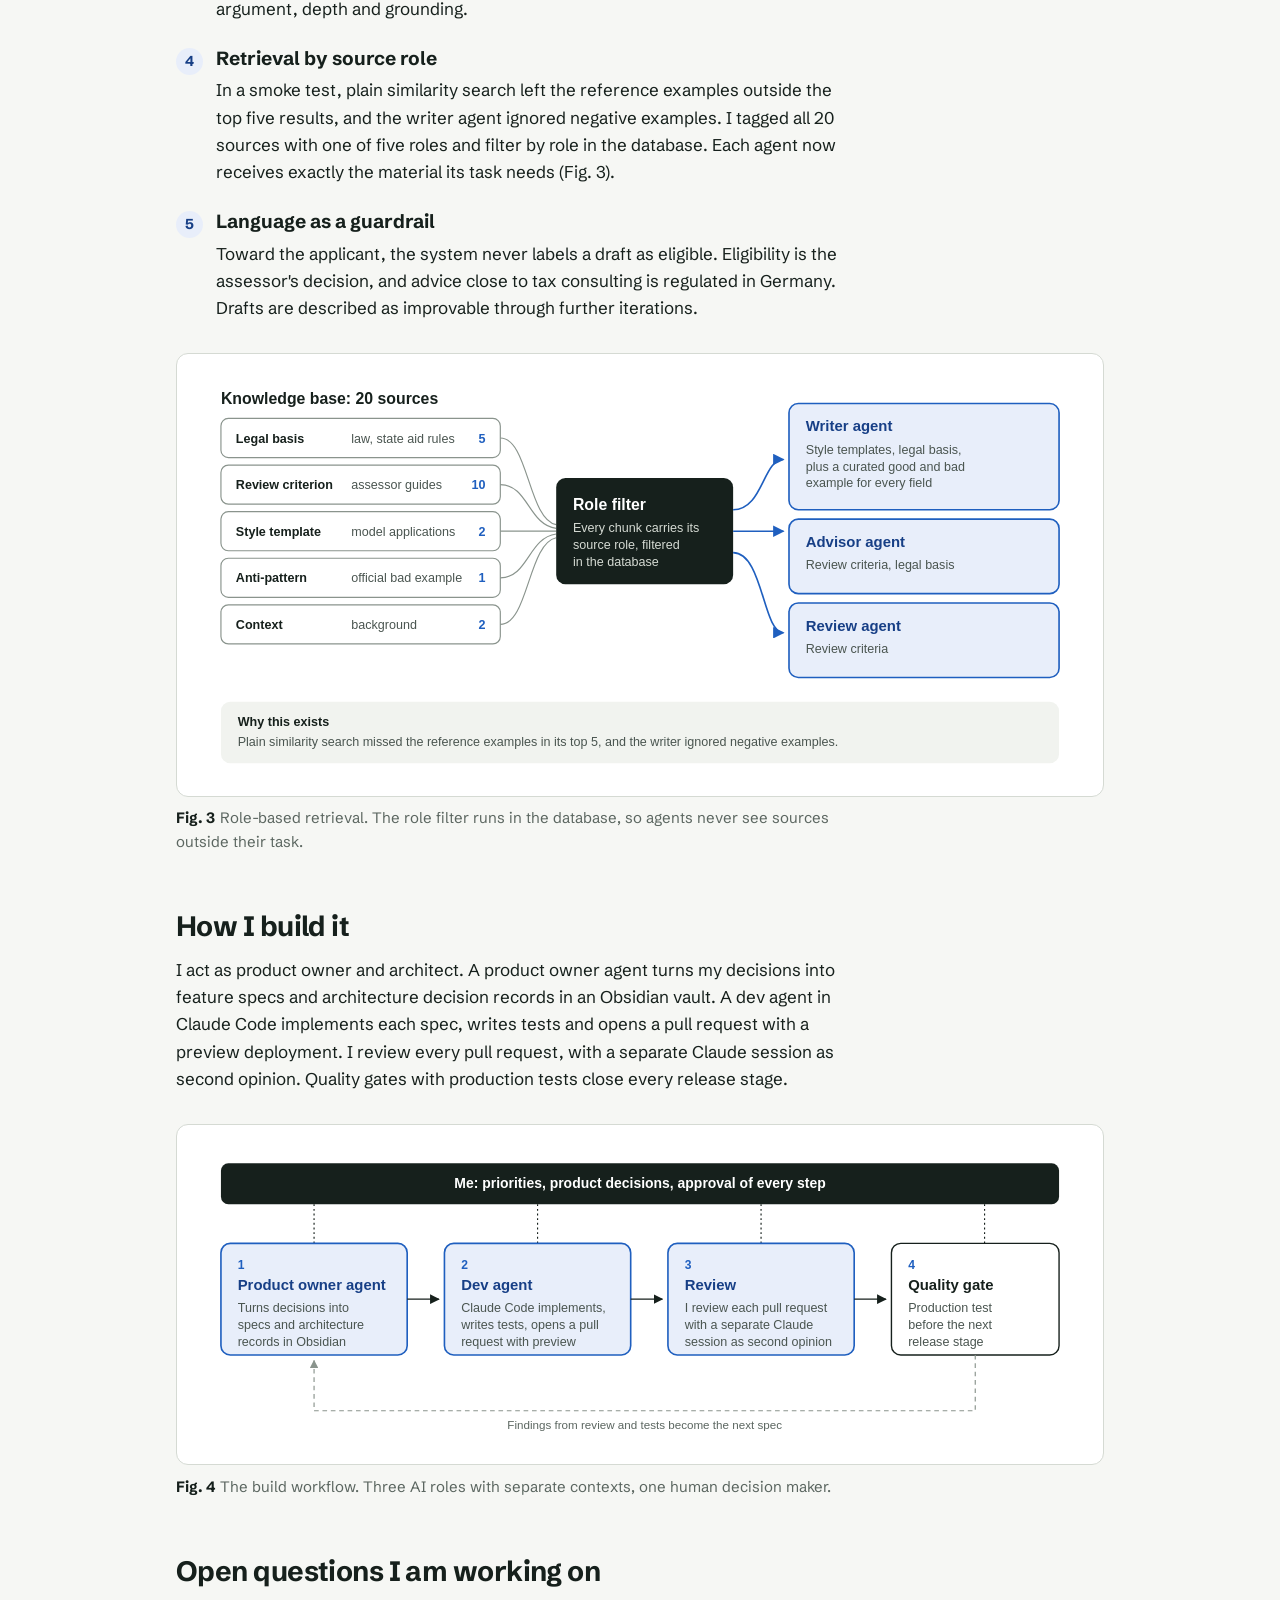
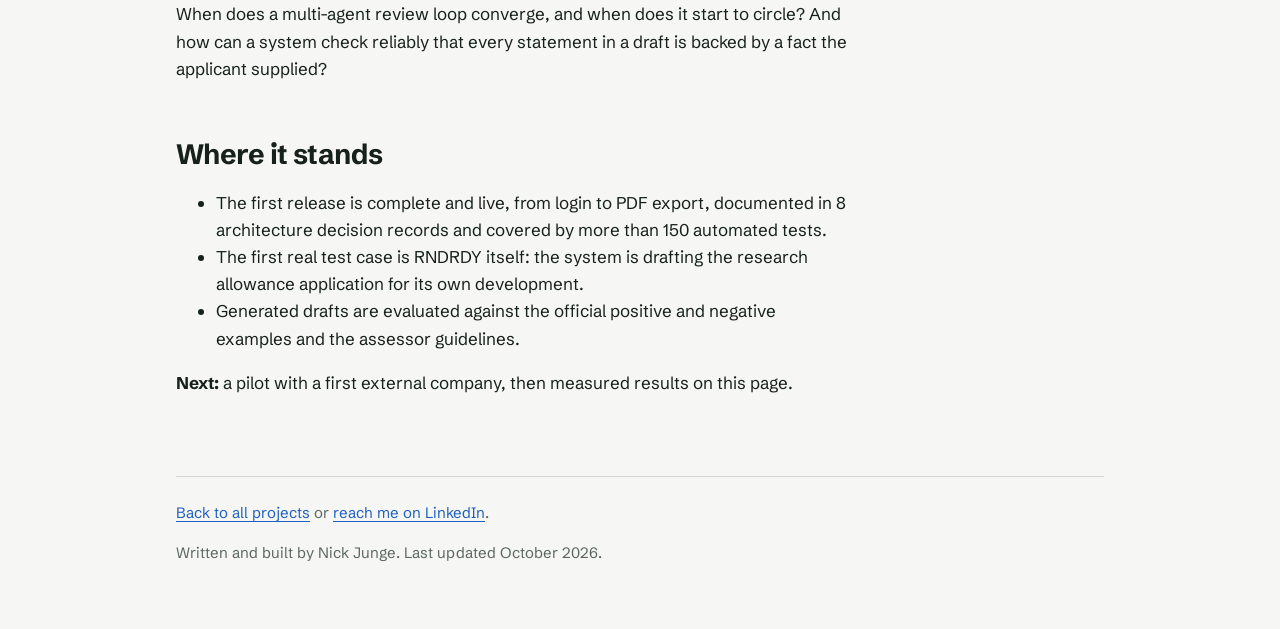
<file: projects/rndrdy.html>
<!doctype html>
<html lang="en">
<head>
  <meta charset="utf-8">
  <meta name="viewport" content="width=device-width, initial-scale=1">
  <title>RNDRDY case study</title>
  <meta name="description" content="RNDRDY drafts German R&amp;D tax credit applications through a loop of specialised AI agents. Case study by Nick Junge.">
  <link rel="preconnect" href="https://fonts.googleapis.com">
  <link rel="preconnect" href="https://fonts.gstatic.com" crossorigin>
  <link href="https://fonts.googleapis.com/css2?family=Schibsted+Grotesk:wght@400;600;700;800&display=swap" rel="stylesheet">
  <link rel="stylesheet" href="../assets/style.css">
</head>
<body>
<div class="wrap">

  <header class="site-head">
    <a class="home" href="../index.html">Nick Junge</a>
    <nav><a href="../index.html#projects">Projects</a><a href="https://www.linkedin.com/in/nick-junge/">LinkedIn</a></nav>
  </header>

  <main>
    <h1>RNDRDY</h1>
    <p class="lede">An AI system that drafts German R&amp;D tax credit applications (Forschungszulage) through a loop of specialised agents.</p>

    <dl class="facts">
      <div><dt>Role</dt><dd>Solo founder: product, architecture, build</dd></div>
      <div><dt>Timeline</dt><dd>Since September 2025</dd></div>
      <div><dt>Status</dt><dd>Private beta, first production run</dd></div>
      <div><dt>Stack</dt><dd>Next.js, Supabase, AWS Bedrock (Claude), Vercel</dd></div>
    </dl>

    <dl class="summary">
      <div><dt>Problem</dt><dd>The research allowance depends on a written project description that most Mittelstand companies cannot produce efficiently.</dd></div>
      <div><dt>Solution</dt><dd>Three AI agents interview the applicant, draft the application and review it in a loop, with all processing in the EU.</dd></div>
      <div><dt>What it shows</dt><dd>I take an AI product from business case to production: architecture, guardrails for a regulated domain and an AI-native build process.</dd></div>
    </dl>

    <figure>
      <div class="plate"><img src="../assets/diagrams/rndrdy-agent-loop.svg" alt="Multi-agent workflow: the applicant chats with an advisor agent and uploads documents, a writer agent drafts, a review agent checks in two stages. Weak wording goes back to the writer, missing facts go back to the advisor. A loop coordinator runs up to five cycles per round. The result is an editable PDF draft or an honest verdict that the project lacks R&amp;D substance." width="960" height="480"></div>
      <figcaption><b>Fig. 1</b>The agent loop. The review agent routes every finding to the agent that can fix it: wording to the writer, missing facts to the advisor. <span class="scroll-hint">Swipe to see the full diagram.</span></figcaption>
    </figure>

    <section class="prose">
      <h2>The problem</h2>
      <p>Germany's research allowance (Forschungszulage) reimburses a share of eligible R&amp;D costs. To claim it, a company first needs a certificate from the BSFZ, granted on the basis of a written project description.</p>
      <p>That description decides the outcome. It has to show novelty, technical risk and a clear line against the state of the art, in the language assessors expect. Specialised consultants usually work for a success fee of 15 to 25 percent of the grant and focus on larger projects. Many smaller R&amp;D projects in the Mittelstand never get an application at all.</p>

      <h2>What I built</h2>
      <p>RNDRDY starts with a conversation. The applicant describes the project in a chat and uploads existing documents such as project descriptions or specifications; scans are read with a vision model. The advisor agent works like a focused interviewer: it digs deeper on thin answers and creates the application once it has enough substance.</p>
      <p>The writer agent then drafts every field to the official portal structure and character limits. The review agent simulates the official assessment and routes each finding: weak wording goes back to the writer, which regenerates only the flagged sections; missing facts go back to the advisor, which reopens the chat for a targeted follow-up. A loop coordinator runs up to five cycles per round and keeps the applicant informed.</p>
      <p>The result is a PDF in the structure of the official portal, which the applicant can still edit before submitting. If a project lacks fundable R&amp;D substance, the system says so openly.</p>
    </section>

    <h2>Architecture</h2>
    <figure>
      <div class="plate"><img src="../assets/diagrams/rndrdy-architecture.svg" alt="Architecture: browser, Next.js web app on Vercel in Frankfurt, Supabase in Frankfurt with tenant isolation, AWS Bedrock with EU-only inference for Claude, vision and embeddings." width="960" height="400"></div>
      <figcaption><b>Fig. 2</b>System architecture. Applications describe unpublished R&amp;D, so hosting, data and model inference all stay in the EU.</figcaption>
    </figure>

    <h2>Key decisions</h2>
    <ol class="decisions">
      <li>
        <h3>Multi-agent from the first release</h3>
        <p>Quality comes from the review step, so the full loop of advisor, writer and reviewer was part of the first release. It is the core of the product and shaped the architecture from day one.</p>
      </li>
      <li>
        <h3>Strongest truthful version, checked by an independent reviewer</h3>
        <p>The writer formulates each project as convincingly as possible, strictly within the facts the applicant supplied, like a lawyer presenting a client's case. The review agent is the counterpart: it checks that every claim traces back to the conversation or the applicant's documents and flags overclaiming as a rejection risk.</p>
      </li>
      <li>
        <h3>Rules in code, judgement in the model</h3>
        <p>Everything that can be checked deterministically, such as character limits, formal portal rules and banned marketing language, runs as code before and after each model call. The model only judges what needs judgement: the logic of the argument, depth and grounding.</p>
      </li>
      <li>
        <h3>Retrieval by source role</h3>
        <p>In a smoke test, plain similarity search left the reference examples outside the top five results, and the writer agent ignored negative examples. I tagged all 20 sources with one of five roles and filter by role in the database. Each agent now receives exactly the material its task needs (Fig. 3).</p>
      </li>
      <li>
        <h3>Language as a guardrail</h3>
        <p>Toward the applicant, the system never labels a draft as eligible. Eligibility is the assessor's decision, and advice close to tax consulting is regulated in Germany. Drafts are described as improvable through further iterations.</p>
      </li>
    </ol>

    <figure>
      <div class="plate"><img src="../assets/diagrams/rndrdy-retrieval-roles.svg" alt="Role-based retrieval: 20 sources tagged as legal basis, review criterion, style template, anti-pattern or context. A role filter gives the writer style templates and legal basis plus curated examples per field, the advisor review criteria and legal basis, and the review agent review criteria." width="960" height="440"></div>
      <figcaption><b>Fig. 3</b>Role-based retrieval. The role filter runs in the database, so agents never see sources outside their task.</figcaption>
    </figure>

    <section class="prose">
      <h2>How I build it</h2>
      <p>I act as product owner and architect. A product owner agent turns my decisions into feature specs and architecture decision records in an Obsidian vault. A dev agent in Claude Code implements each spec, writes tests and opens a pull request with a preview deployment. I review every pull request, with a separate Claude session as second opinion. Quality gates with production tests close every release stage.</p>
    </section>

    <figure>
      <div class="plate"><img src="../assets/diagrams/rndrdy-build-workflow.svg" alt="Build workflow: product owner agent writes specs and architecture records, dev agent implements and opens pull requests, review with a separate Claude session, quality gate. Findings feed the next spec. Nick approves every step." width="960" height="330"></div>
      <figcaption><b>Fig. 4</b>The build workflow. Three AI roles with separate contexts, one human decision maker.</figcaption>
    </figure>

    <section class="prose">
      <h2>Open questions I am working on</h2>
      <p>When does a multi-agent review loop converge, and when does it start to circle? And how can a system check reliably that every statement in a draft is backed by a fact the applicant supplied?</p>

      <h2>Where it stands</h2>
      <ul>
        <li>The first release is complete and live, from login to PDF export, documented in 8 architecture decision records and covered by more than 150 automated tests.</li>
        <li>The first real test case is RNDRDY itself: the system is drafting the research allowance application for its own development.</li>
        <li>Generated drafts are evaluated against the official positive and negative examples and the assessor guidelines.</li>
      </ul>
      <p><b>Next:</b> a pilot with a first external company, then measured results on this page.</p>

    </section>

    <!-- TODO: upload a 60 to 90 second screen recording with dummy data to YouTube as "Unlisted".
         Then replace the whole div.video-slot below with:
         <div class="video"><iframe src="https://www.youtube-nocookie.com/embed/VIDEO_ID" title="RNDRDY demo" allow="encrypted-media; picture-in-picture" allowfullscreen loading="lazy"></iframe></div>
    -->
    <!-- <h2>Demo</h2>
    <div class="video">...</div> -->

    <!-- TODO: uncomment once rndrdy.de is publicly reachable
    <p style="margin-top:2rem"><a href="https://rndrdy.de">Visit rndrdy.de</a></p>
    -->
  </main>

  <footer class="site-foot">
    <p><a href="../index.html">Back to all projects</a> or <a href="https://www.linkedin.com/in/nick-junge/">reach me on LinkedIn</a>.</p>
    <p>Written and built by Nick Junge. Last updated October 2026.</p>
  </footer>

</div>
</body>
</html>
</file>
<file: assets/style.css>
/* Portfolio styles. Colors and type live in :root so every page stays consistent. */
:root {
  color-scheme: light;
  --bg: #F6F7F4;
  --paper: #FFFFFF;
  --ink: #16201C;
  --muted: #5B6660;
  --line: #D5DAD3;
  --accent: #1F5FBF;
  --accent-ink: #173F86;
  --accent-soft: #E8EEFA;
  --todo: #FFF1B8;
  --font: "Schibsted Grotesk", "Helvetica Neue", Arial, sans-serif;
  --text: 42rem;
  --wide: 62rem;
}

* { box-sizing: border-box; }

html { -webkit-text-size-adjust: 100%; }

body {
  margin: 0;
  background: var(--bg);
  color: var(--ink);
  font-family: var(--font);
  font-size: 1.0625rem;
  line-height: 1.6;
}

a { color: var(--accent); text-underline-offset: 0.2em; text-decoration-thickness: 1px; }
a:hover { color: var(--accent-ink); text-decoration-thickness: 2px; }
a:focus-visible { outline: 2px solid var(--accent); outline-offset: 3px; border-radius: 2px; }

.wrap { max-width: var(--wide); margin: 0 auto; padding: 0 1rem; }
@media (min-width: 700px) { .wrap { padding: 0 2rem; } }

/* Site header */
.site-head { display: flex; justify-content: space-between; align-items: baseline; gap: 1rem; padding: 1.5rem 0 0; }
.site-head .home { font-weight: 700; color: var(--ink); text-decoration: none; letter-spacing: -0.01em; }
.site-head nav { display: flex; gap: 1.25rem; font-size: 0.95rem; }

/* Type scale */
h1 {
  font-size: clamp(2.5rem, 7vw, 4.5rem);
  line-height: 1.02;
  letter-spacing: -0.035em;
  font-weight: 800;
  margin: 3.5rem 0 1rem;
  max-width: 16ch;
}
h2 {
  font-size: 1.75rem;
  line-height: 1.2;
  letter-spacing: -0.02em;
  font-weight: 700;
  margin: 3.5rem 0 0.75rem;
}
h3 { font-size: 1.1875rem; line-height: 1.3; font-weight: 700; margin: 2rem 0 0.35rem; }
p { margin: 0 0 1rem; }
.lede { font-size: 1.3125rem; line-height: 1.45; color: var(--ink); max-width: 36rem; margin-bottom: 2rem; }
.prose { max-width: var(--text); }
.muted { color: var(--muted); }

/* Project facts */
.facts {
  display: grid;
  grid-template-columns: repeat(auto-fit, minmax(12rem, 1fr));
  gap: 0;
  margin: 0 0 2.5rem;
  border-top: 1.5px solid var(--ink);
}
.facts div { padding: 0.75rem 1rem 0.75rem 0; border-bottom: 1px solid var(--line); }
.facts dt { font-size: 0.875rem; color: var(--muted); }
.facts dd { margin: 0.1rem 0 0; font-weight: 600; }

/* Short summary for skimming readers */
.summary { margin: -1rem 0 2.5rem; max-width: var(--text); }
.summary div { display: grid; grid-template-columns: 1fr; gap: 0.1rem; padding: 0.6rem 0; }
@media (min-width: 640px) { .summary div { grid-template-columns: 8.5rem 1fr; gap: 1.5rem; } }
.summary dt { font-weight: 700; }
.summary dd { margin: 0; }

/* Figures: numbered, because they follow the order of the story */
figure { margin: 2rem 0 2.5rem; }
.plate {
  background: var(--paper);
  border: 1px solid var(--line);
  border-radius: 12px;
  padding: 1rem;
  overflow-x: auto;
}
.plate img { display: block; width: 100%; min-width: 720px; height: auto; }
@media (min-width: 760px) { .plate img { min-width: 0; } }
figcaption { font-size: 0.9375rem; color: var(--muted); margin-top: 0.6rem; max-width: var(--text); }
figcaption b { color: var(--ink); font-weight: 700; margin-right: 0.35em; }
.scroll-hint { display: inline; }
@media (min-width: 760px) { .scroll-hint { display: none; } }

/* Decisions */
.decisions { list-style: none; padding: 0; margin: 0; counter-reset: d; max-width: var(--text); }
.decisions li { counter-increment: d; position: relative; padding-left: 2.5rem; margin-bottom: 1.5rem; }
.decisions li::before {
  content: counter(d);
  position: absolute; left: 0; top: 0.1rem;
  width: 1.7rem; height: 1.7rem; border-radius: 50%;
  background: var(--accent-soft); color: var(--accent-ink);
  font-weight: 700; font-size: 0.9rem;
  display: grid; place-items: center;
}
.decisions h3 { margin-top: 0; }

/* Project index on the home page */
.projects { list-style: none; padding: 0; margin: 1rem 0 0; border-top: 1.5px solid var(--ink); }
.projects li { border-bottom: 1px solid var(--line); }
.projects a {
  display: grid;
  grid-template-columns: 1fr;
  gap: 0.25rem;
  padding: 1.25rem 0;
  color: var(--ink);
  text-decoration: none;
}
@media (min-width: 760px) {
  .projects a { grid-template-columns: 11rem 1fr 9rem; gap: 2rem; align-items: baseline; }
}
.projects .name { font-size: 1.375rem; font-weight: 800; letter-spacing: -0.02em; }
.projects .what { color: var(--ink); }
.projects .stack { display: block; color: var(--muted); font-size: 0.9375rem; margin-top: 0.2rem; }
.projects .status { color: var(--muted); font-size: 0.9375rem; }
.projects a:hover .name, .projects a:focus-visible .name { color: var(--accent); }

/* Placeholders that must be filled before publishing */
.todo { background: var(--todo); padding: 0.05em 0.3em; border-radius: 3px; }
.video-slot {
  border: 1.5px dashed var(--muted);
  border-radius: 12px;
  aspect-ratio: 16 / 9;
  display: grid; place-items: center;
  text-align: center; padding: 1rem;
  background: var(--paper);
}
.video { position: relative; aspect-ratio: 16 / 9; border-radius: 12px; overflow: hidden; background: var(--ink); }
.video iframe { position: absolute; inset: 0; width: 100%; height: 100%; border: 0; }

/* Footer */
.site-foot { margin: 5rem 0 0; padding: 1.5rem 0 3rem; border-top: 1px solid var(--line); color: var(--muted); font-size: 0.9375rem; }

@media (prefers-reduced-motion: reduce) { * { scroll-behavior: auto !important; } }
</file>
